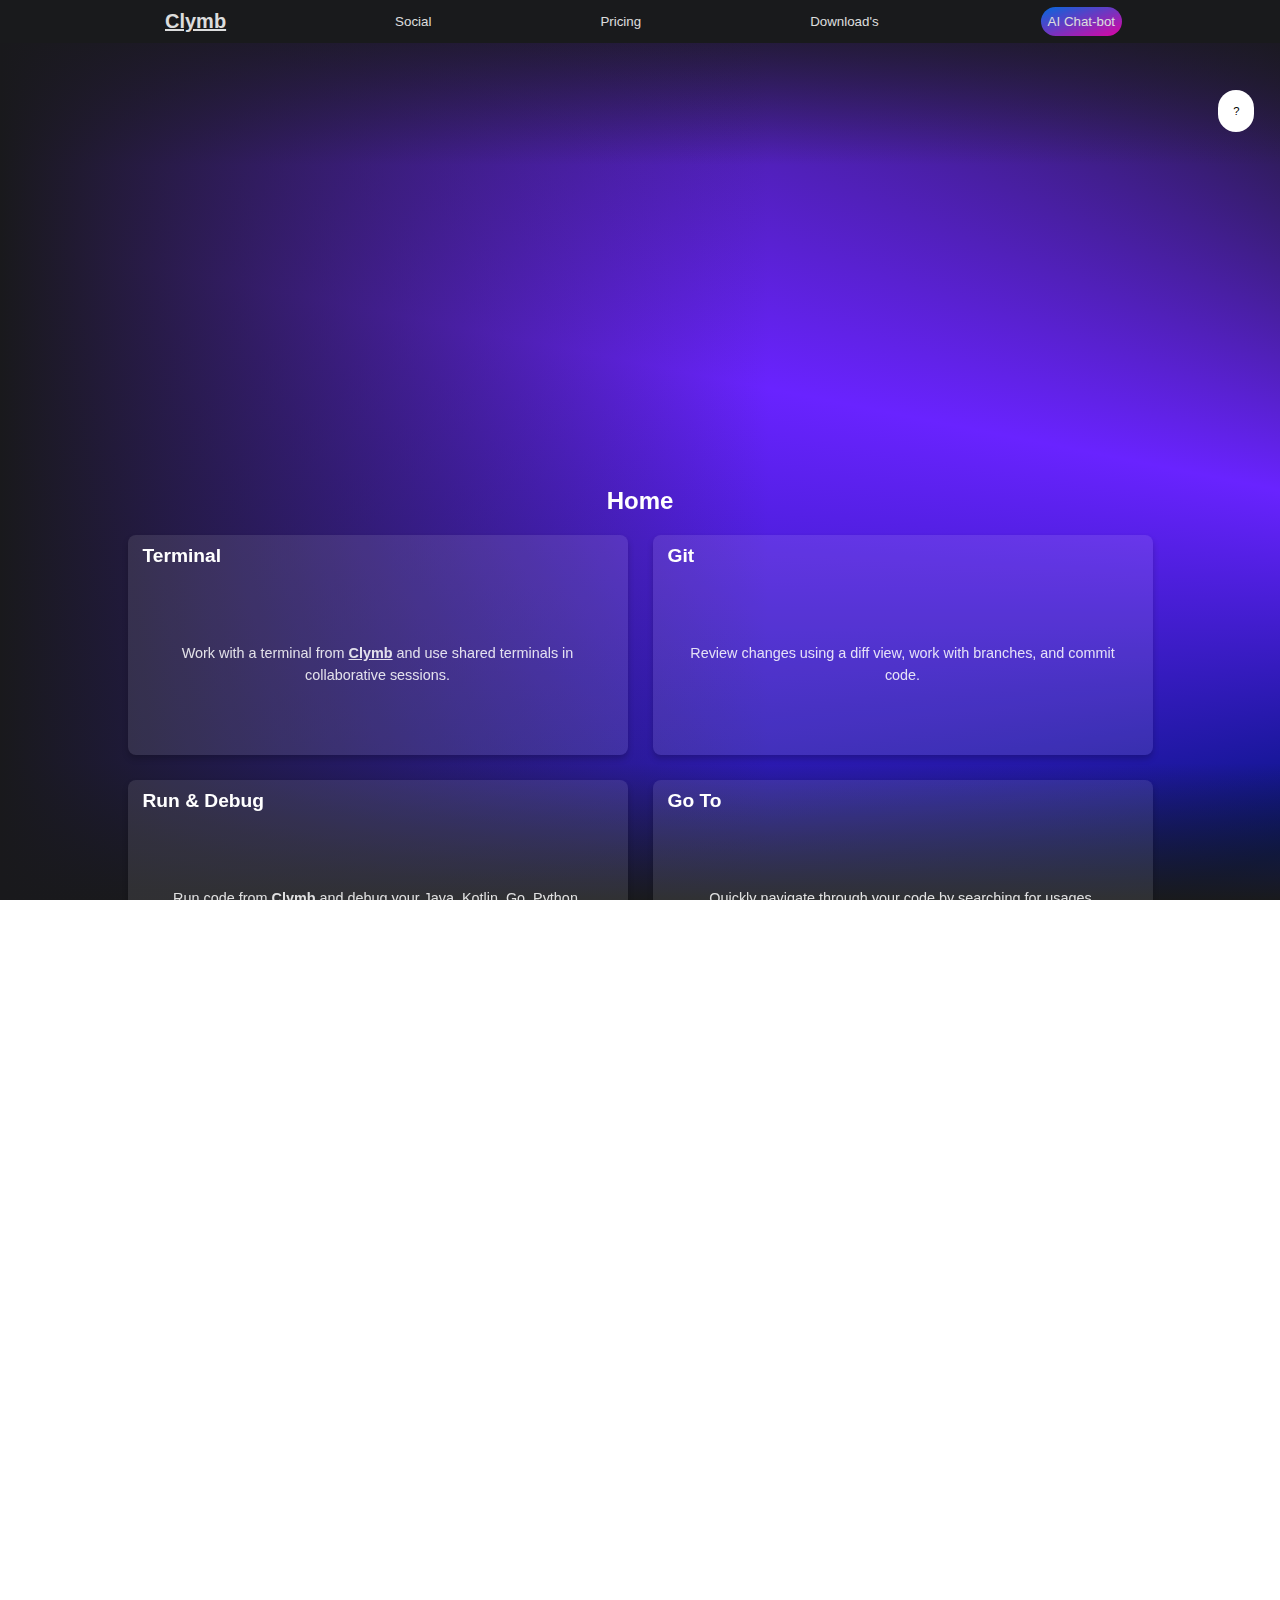
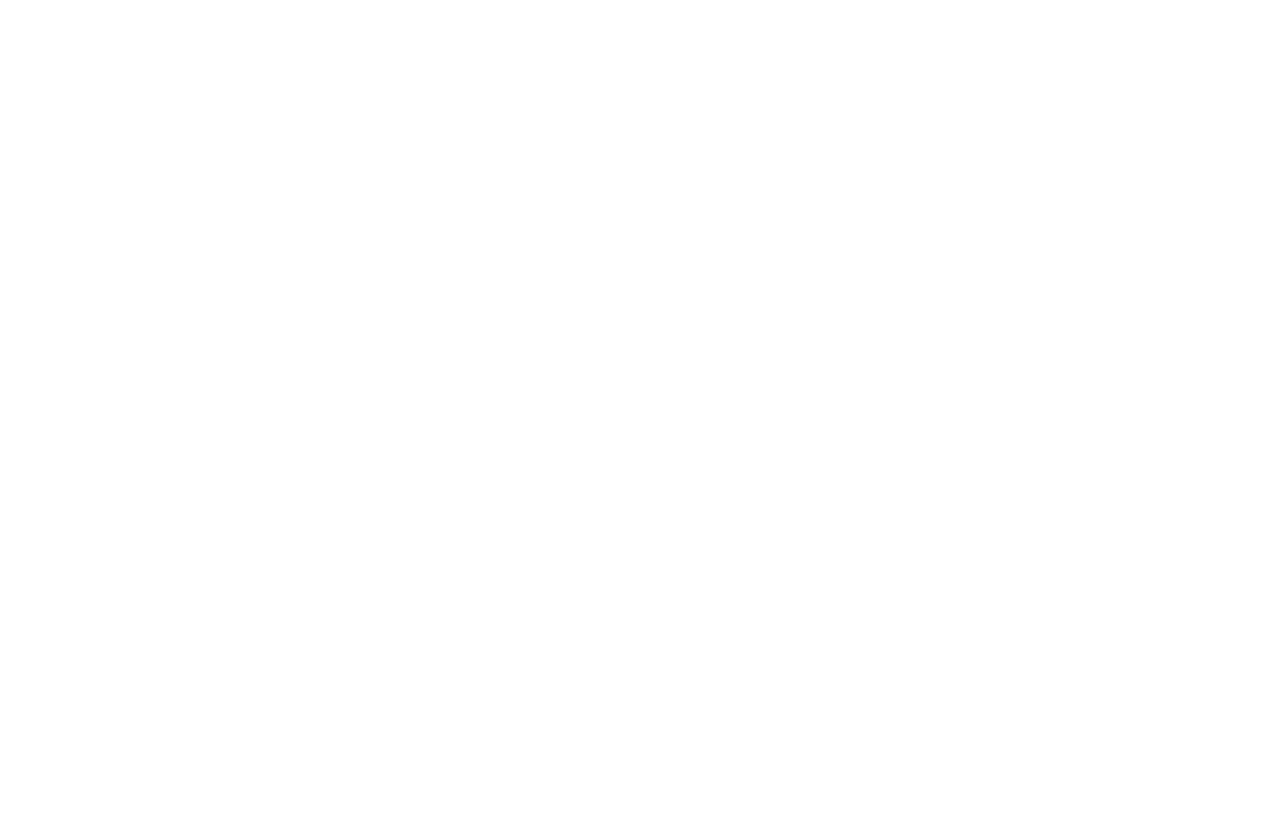
<file: index.html>
<!DOCTYPE html>
<html lang="en">
<head>
    <meta charset="UTF-8">
    <meta name="viewport" content="width=device-width, initial-scale=1.0">
    <title>WebDev Restart | @MahimVyas</title>
    <link rel="stylesheet" href="style.css">
</head>
<body>

    <div class="home-background"></div>

    <header>
        <nav class="main-nav">
            <a class="title-home-link" href="index.html"><h2 class="main-title">Clymb</h2></a>
            <a class="links" href="social.html">Social</a>
            <a class="links" href="pricing.html">Pricing</a>
            <a class="links" href="download.html">Download's</a>
            <a class="chatbot-link" href="chatbot.html">AI Chat-bot</a>
        </nav>
    </header>

    <main>

        <button id="scroll-button" class="scroll-button">^</button>

        <div class="main-slogan-1">
            <h1>Reach New Heights</h1>
            
        </div>
        <div class="main-slogan-2">
            <h1>with <u><b>Clymb</b></u>.</h1>
        </div>
       
        <h2 class="page-title-in-web-page">Home</h2>
        <div class="block-container">
            <div class="block block-1">
                <h3 class="block-title">Terminal</h3>
                <p class="block-content">Work with a terminal from <u><b>Clymb</b></u> and use shared terminals in collaborative sessions.</p>
            </div>
            <div class="block block-2">
                <h3 class="block-title">Git</h3>
                <p class="block-content">Review changes using a diff view, work with branches, and commit code.</p>
            </div>
            <div class="block block-3">
                <h3 class="block-title">Run & Debug</h3>
                <p class="block-content">Run code from <u><b>Clymb</b></u> and debug your Java, Kotlin, Go, Python, and C# projects interactively.</p>
            </div>
            <div class="block block-4">
                <h3 class="block-title">Go To</h3>
                <p class="block-content">Quickly navigate through your code by searching for usages, definitions, files, symbols, and text.</p>
            </div>
            <div class="block block-5">
                <h3 class="block-title">Cross-Platform</h3>
                <p class="block-content">Use <u><b>Clymb</b></u> on macOS, Windows and Linux also on IOS and Android</p>
            </div>
            <div class="block block-6">
                <h3 class="block-title">Plugins</h3>
                <p class="block-content">You can already manage bundled plugins that are available in <u><b>Clymb</b></u>, and soon you'll be able to extend <u><b>Clymb</b></u> with support for additional languages and technologies.</p>
            </div>
            <div class="block block-7">
                <h3 class="block-title">Kotlin Multiplatform</h3>
                <p class="block-content">Kotlin Multiplatform support simplifies the development of cross-platform applications.
                    With <u><b>Clymb</b></u>, you can quickly open and run multiplatform projects targeting Android, iOS, and desktop.</p>
            </div>
            <div class="block block-8">
                <h3 class="block-title">Port Forwarding</h3>
                <p class="block-content"><u><b>Clymb</b></u> natively supports remote
                    development, so you can forward ports from a remote dev environment or a remote machine to test your application directly within the editor.</p>
            </div>
            <div class="block block-9">
                <h3 class="block-title">AI-Powered Assistance</h3>
                <p class="block-content">Enhance your productivity with Al-powered features such as code generation and modification, terminal assistance, and an Al chat tool.</p>
            </div>
        </div>
    </main>

    <div type="button" id="question-box-btn" class="question-box">
        ?
        <div class="options">
            Clymb is a new and fresh Ed-Tech platform by @Mahim Vyas. It is designed to provide maximum value to it's users.<br><br>
            <u>Note: </u><br>We're still working on our final pricing and licensing for Clymb. Clymb will be a commercial product available on a subscription basis similar to that of other Ed-Tech Platform's, with fair pricing that reflects the value it provides.
            <br><br>For any feedback or question's contact: mahimvyas205@gmail.com
        </div>
    </div>

    <footer class="footer">
        <div class="footer-container">
            <div class="main-footer"> <p>&copy; 2024 <u><b>Clymb</b></u>. All rights reserved.</p>
            <br>
            </div>
            <div class="main-footer footer-about-clymb">Clymb is a new and fresh Ed-Tech platform by @Mahim Vyas. It is designed to provide maximum value to it's users.</div>
        </div>
        <hr>
        <div class="footer-all-links">
            <a class="footer-link" href="index.html"><h2 class="main-title">Clymb</h2></a>
            <a class="footer-link" href="social.html">Social</a>
            <a class="footer-link" href="pricing.html">Pricing</a>
            <a class="footer-link" href="download.html">Download's</a>
            <a class="footer-link" href="chatbot.html">Clymb AI</a>
        </div>
    </footer>

    <script src="script.js"></script>
</body>
</html>
</file>
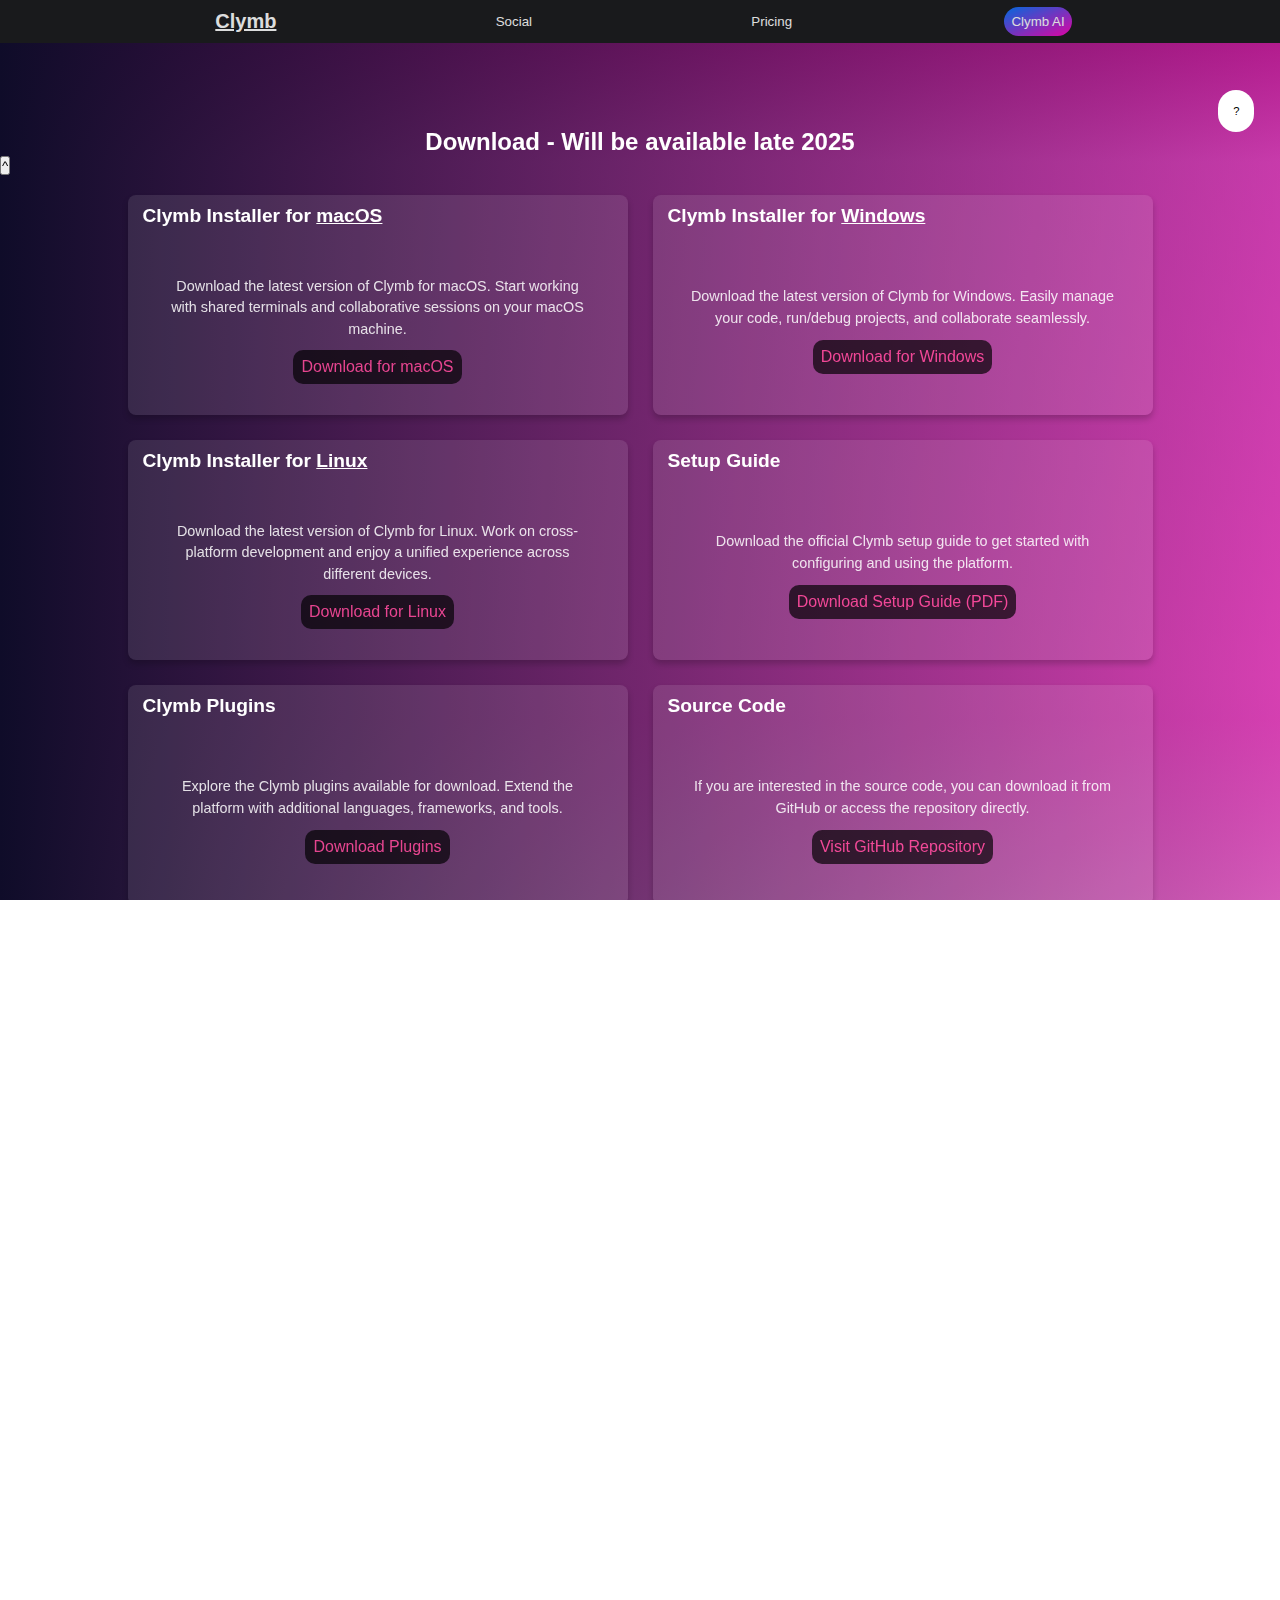
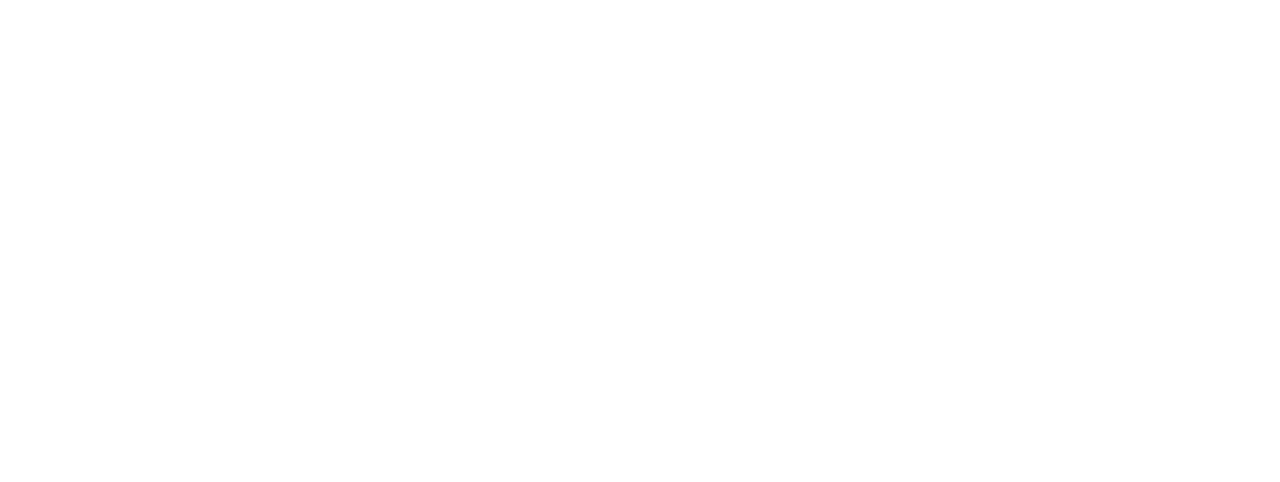
<file: download.html>
<!DOCTYPE html>
<html lang="en">
<head>
    <meta charset="UTF-8">
    <meta name="viewport" content="width=device-width, initial-scale=1.0">
    <title>Download's | @Clymb</title>
    <link rel="stylesheet" href="style.css">

</head>
<body>

    <div class="download-background"></div>

    <header>
        <nav class="main-nav">
            <a class="title-home-link" href="index.html"><h2 class="main-title">Clymb</h2></a>
            <a class="links" href="social.html">Social</a>
            <a class="links" href="pricing.html">Pricing</a>
            <a class="chatbot-link" href="chatbot.html">Clymb AI</a>
        </nav>
    </header>

    <main>
        
        <h2 class="page-title-in-web-page">Download - Will be available late 2025</h2>

        <button id="scroll-button" class="scroll-button">^</button>

        <div class="block-container">
        <div class="block block-1">
            <h3 class="block-title">Clymb Installer for <u>macOS</u></h3>
            <p class="block-content">Download the latest version of Clymb for macOS. Start working with shared terminals and collaborative sessions on your macOS machine.</p>
            <a href="/clymb-installer-macos.dmg" class="download-link">Download for macOS</a>
        </div>
        
        <div class="block block-2">
            <h3 class="block-title">Clymb Installer for <u>Windows</u></h3>
            <p class="block-content">Download the latest version of Clymb for Windows. Easily manage your code, run/debug projects, and collaborate seamlessly.</p>
            <a href="/clymb-installer-windows.exe" class="download-link">Download for Windows</a>
        </div>

        <div class="block block-3">
            <h3 class="block-title">Clymb Installer for <u>Linux</u></h3>
            <p class="block-content">Download the latest version of Clymb for Linux. Work on cross-platform development and enjoy a unified experience across different devices.</p>
            <a href="/clymb-installer-linux.tar.gz" class="download-link">Download for Linux</a>
        </div>

        <div class="block block-4">
            <h3 class="block-title">Setup Guide</h3>
            <p class="block-content">Download the official Clymb setup guide to get started with configuring and using the platform.</p>
            <a href="/clymb-setup-guide.pdf" class="download-link">Download Setup Guide (PDF)</a>
        </div>

        <div class="block block-5">
            <h3 class="block-title">Clymb Plugins</h3>
            <p class="block-content">Explore the Clymb plugins available for download. Extend the platform with additional languages, frameworks, and tools.</p>
            <a href="/clymb-plugins.zip" class="download-link">Download Plugins</a>
        </div>

        <div class="block block-6">
            <h3 class="block-title">Source Code</h3>
            <p class="block-content">If you are interested in the source code, you can download it from GitHub or access the repository directly.</p>
            <a href="https://github.com/clymb/" class="download-link">Visit GitHub Repository</a>
        </div>

        <div class="block block-7">
            <h3 class="block-title">AI-Powered Assistance Setup</h3>
            <p class="block-content">Download the configuration files to set up AI-powered features such as code generation and terminal assistance in Clymb.</p>
            <a href="/clymb/ai-assistance-setup.zip" class="download-link">Download AI Assistance Setup</a>
        </div>

        <div class="block block-8">
            <h3 class="block-title">Example Code Templates</h3>
            <p class="block-content">Download example projects to quickly start coding in your preferred language, with full Clymb integration.</p>
            <a href="/example-projects.zip" class="download-link">Download Example Templates</a>
        </div>
        <div class="block block-9">
            <h3 class="block-title">Projects</h3>
            <p class="block-content">Download my projects to learn, with full Clymb integration.</p>
            <a href="/my-projects.zip" class="download-link">Download Projects</a>
        </div>
        </div>
    </main>

    <div type="button" id="question-box-btn" class="question-box">
        ?
        <div class="options">
            Clymb is a new and fresh Ed-Tech platform by @Mahim Vyas. It is designed to provide maximum value to it's users.<br><br>
            <u>Note: </u><br>We're still working on our final pricing and licensing for Clymb. Clymb will be a commercial product available on a subscription basis similar to that of other Ed-Tech Platform's, with fair pricing that reflects the value it provides.
            <br><br>For any feedback or question's contact: mahimvyas205@gmail.com
        </div>
    </div>

    <footer class="footer">
        <div class="footer-container">
            <div class="main-footer"> <p>&copy; 2024 <u><b>Clymb</b></u>. All rights reserved.</p>
            <br>
            </div>
            <div class="main-footer footer-about-clymb">Clymb is a new and fresh Ed-Tech platform by @Mahim Vyas. It is designed to provide maximum value to it's users.</div>
        </div>
        <hr>
        <div class="footer-all-links">
            <a class="footer-link" href="index.html"><h2 class="main-title">Clymb</h2></a>
            <a class="footer-link" href="social.html">Social</a>
            <a class="footer-link" href="pricing.html">Pricing</a>
            <a class="footer-link" href="download.html">Download's</a>
            <a class="footer-link" href="chatbot.html">Clymb AI</a>
        </div>
    </footer>

    <script src="script.js"></script>
</body>
</html>
</file>
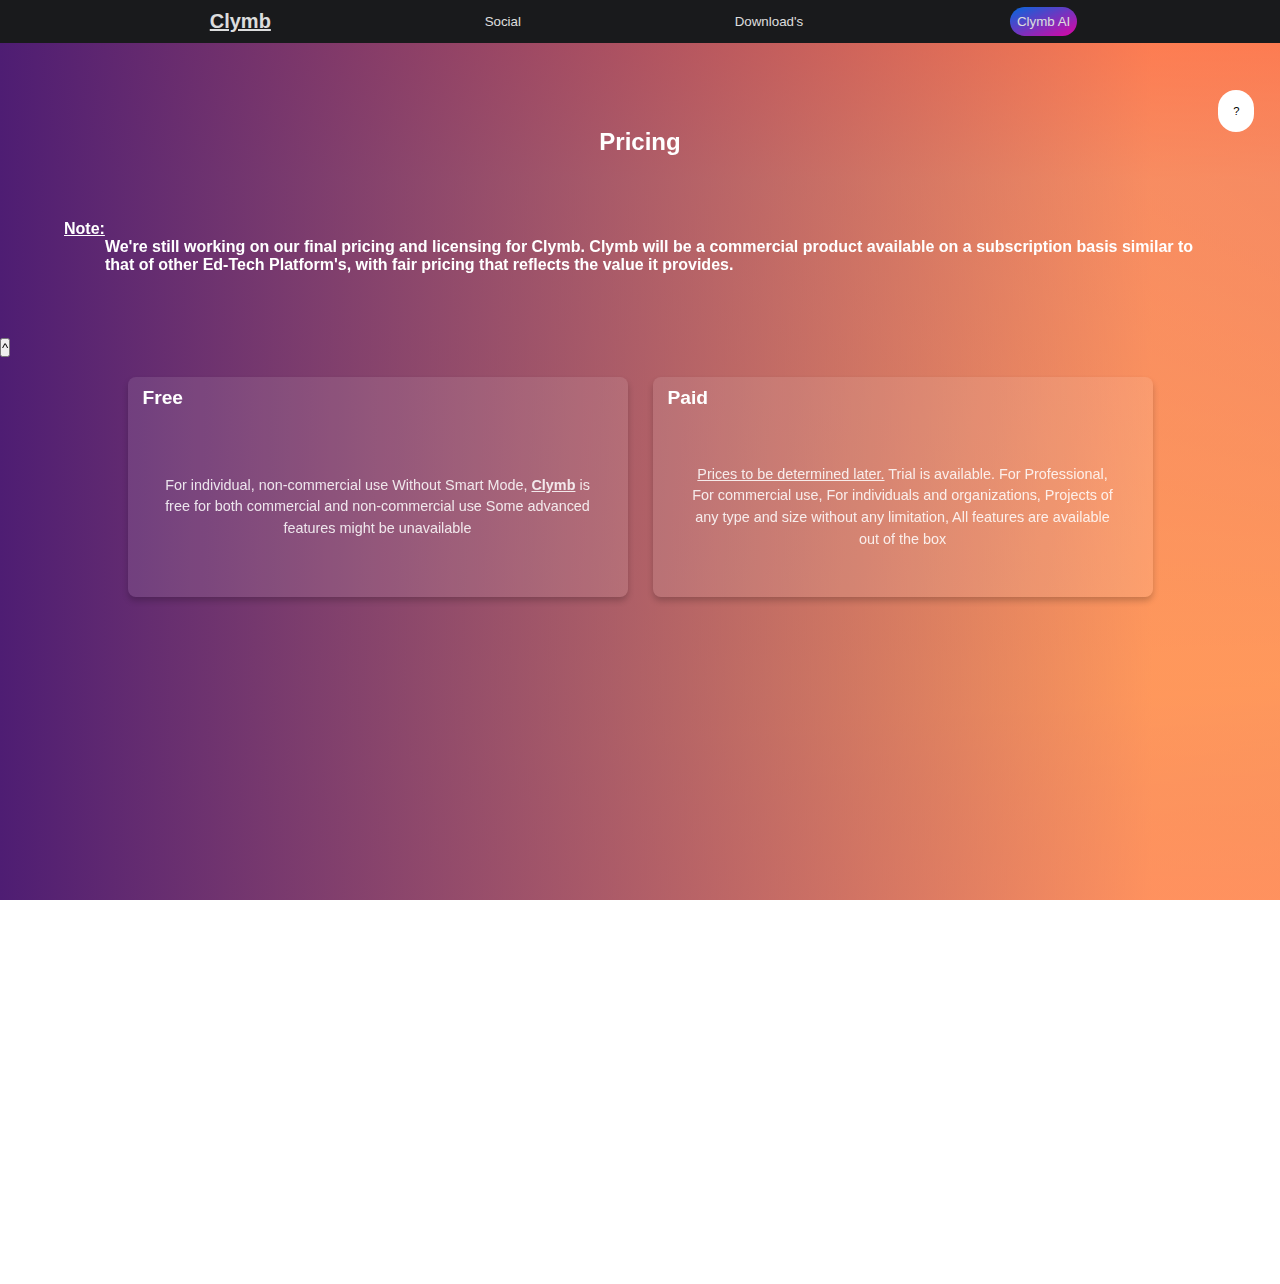
<file: pricing.html>
<!DOCTYPE html>
<html lang="en">
<head>
    <meta charset="UTF-8">
    <meta name="viewport" content="width=device-width, initial-scale=1.0">
    <title>Pricing | @Clymb</title>
    <link rel="stylesheet" href="style.css">

</head>
<body>

    <div class="pricing-background"></div>

    <header>
        <nav class="main-nav">
            <a class="title-home-link" href="index.html"><h2 class="main-title">Clymb</h2></a>
            <a class="links" href="social.html">Social</a>
            <a class="links" href="download.html">Download's</a>
            <a class="chatbot-link" href="chatbot.html">Clymb AI</a>
        </nav>
    </header>

    <main>
        <h2 class="page-title-in-web-page">Pricing</h2>
        <h4 class="pricing-detail"><u>Note: </u><br>We're still working on our final pricing and licensing for Clymb. Clymb will be a commercial product available on a subscription basis similar to that of other Ed-Tech Platform's, with fair pricing that reflects the value it provides.</h4>

        <button id="scroll-button" class="scroll-button">^</button>

        <div class="block-container">
            <div class="block block-1">
                <h3 class="block-title">Free</h3>
                <p class="block-content">
                    For individual, non-commercial use
                    Without Smart Mode, <u><b>Clymb</b></u> is free for both commercial and non-commercial use
                    Some advanced features might be unavailable</p>
            </div>
            <div class="block block-2">
                <h3 class="block-title">Paid</h3>
                <p class="block-content">
                    <u>Prices to be determined later.</u> Trial is available.
                    For Professional,
                    For commercial use,
                    For individuals and organizations,
                    Projects of any type and size without any limitation,
                    All features are available out of the box</p>
            </div>
        </div>
    </main>

    <div type="button" id="question-box-btn" class="question-box">
        ?
        <div class="options">
            Clymb is a new and fresh Ed-Tech platform by @Mahim Vyas. It is designed to provide maximum value to it's users.<br><br>
            <u>Note: </u><br>We're still working on our final pricing and licensing for Clymb. Clymb will be a commercial product available on a subscription basis similar to that of other Ed-Tech Platform's, with fair pricing that reflects the value it provides.
            <br><br>For any feedback or question's contact: mahimvyas205@gmail.com
        </div>
    </div>

    <footer class="footer">
        <div class="footer-container">
            <div class="main-footer"> <p>&copy; 2024 <u><b>Clymb</b></u>. All rights reserved.</p>
            <br>
            </div>
            <div class="main-footer footer-about-clymb">Clymb is a new and fresh Ed-Tech platform by @Mahim Vyas. It is designed to provide maximum value to it's users.</div>
        </div>
        <hr>
        <div class="footer-all-links">
            <a class="footer-link" href="index.html"><h2 class="main-title">Clymb</h2></a>
            <a class="footer-link" href="social.html">Social</a>
            <a class="footer-link" href="pricing.html">Pricing</a>
            <a class="footer-link" href="download.html">Download's</a>
            <a class="footer-link" href="chatbot.html">Clymb AI</a>
        </div>
    </footer>

    <script src="script.js"></script>
</body>
</html>
</file>
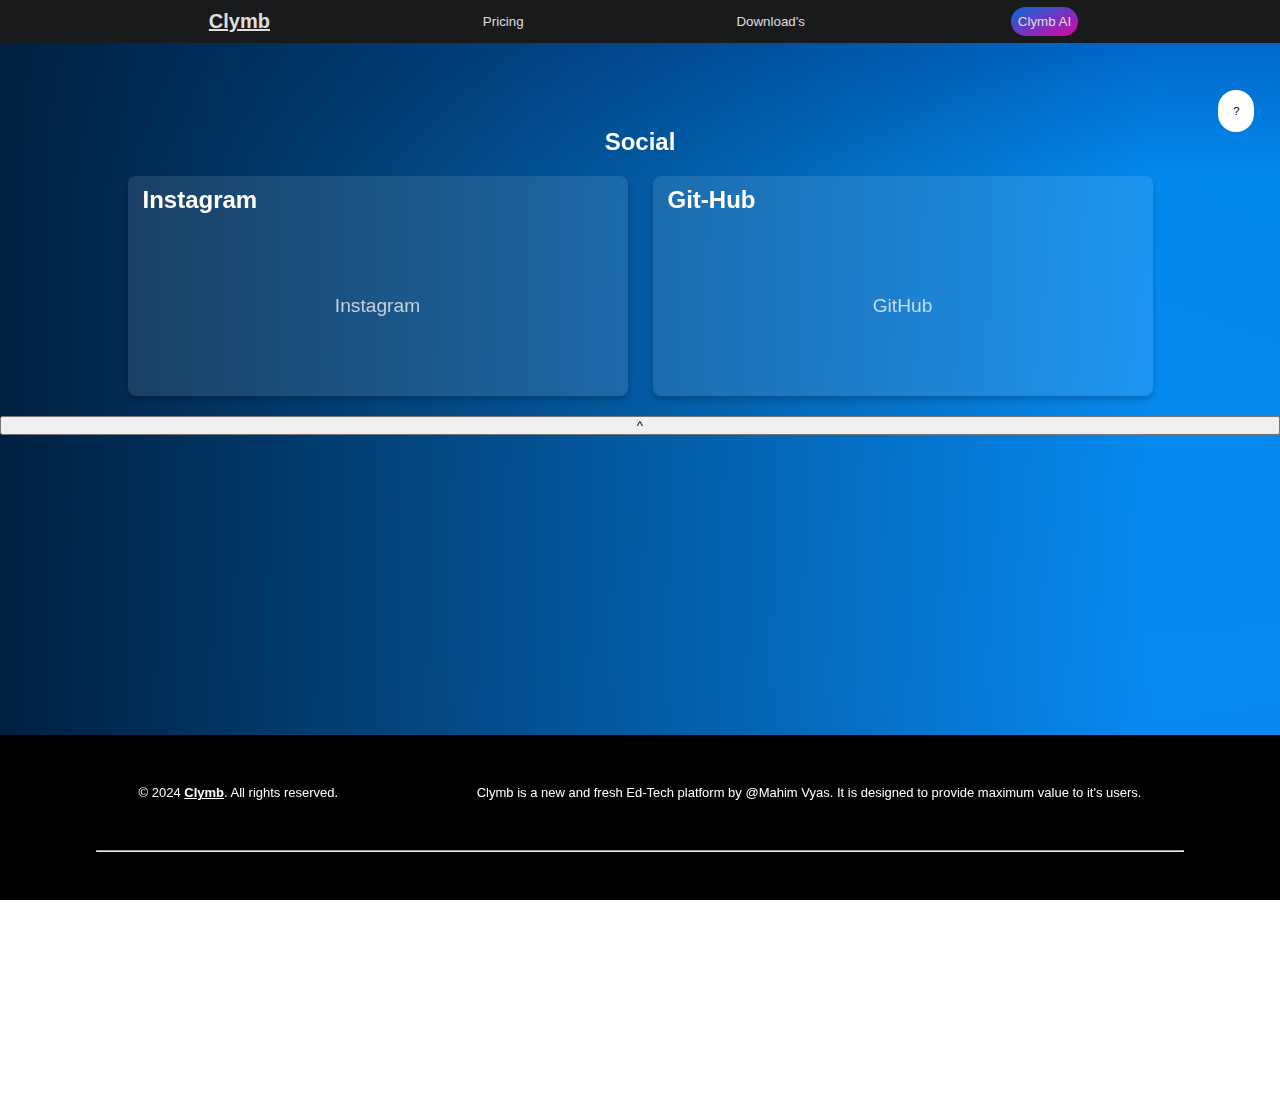
<file: social.html>
<!DOCTYPE html>
<html lang="en">
<head>
    <meta charset="UTF-8">
    <meta name="viewport" content="width=device-width, initial-scale=1.0">
    <title>Social's | @Clymb</title>
    <link rel="stylesheet" href="style.css">

</head>
<body>

    <div class="social-background"></div>

    <header>
        <nav class="main-nav">
            <a class="title-home-link" href="index.html"><h2 class="main-title">Clymb</h2></a>
            <a class="links" href="pricing.html">Pricing</a>
            <a class="links" href="download.html">Download's</a>
            <a class="chatbot-link" href="chatbot.html">Clymb AI</a>
        </nav>
    </header>

    <main>
        <h2 class="page-title-in-web-page">Social</h2>
        <div class="block-container">
            <div class="block block-1">
                <h3 class="social-block-title">Instagram</h3>
                <p class="social-block-content"><a href="https://www.instagram.com/mahimvyas.05?igsh=MXJxbWx5Y3V2bzZ6aA==">Instagram</a></p>
            </div>
            <div class="block block-2">
                <h3 class="social-block-title">Git-Hub</h3>
                <p class="social-block-content"><a href="https://github.com/MahimVyas">GitHub</a></p>
            </div>
        </div>
    </main>

    <button id="scroll-button" class="scroll-button">^</button>

    <div type="button" id="question-box-btn" class="question-box">
        ?
        <div class="options">
            Clymb is a new and fresh Ed-Tech platform by @Mahim Vyas. It is designed to provide maximum value to it's users.<br><br>
            <u>Note: </u><br>We're still working on our final pricing and licensing for Clymb. Clymb will be a commercial product available on a subscription basis similar to that of other Ed-Tech Platform's, with fair pricing that reflects the value it provides.
            <br><br>For any feedback or question's contact: mahimvyas205@gmail.com
        </div>
    </div>

    <footer class="footer">
        <div class="footer-container">
            <div class="main-footer"> <p>&copy; 2024 <u><b>Clymb</b></u>. All rights reserved.</p>
            <br>
            </div>
            <div class="main-footer footer-about-clymb">Clymb is a new and fresh Ed-Tech platform by @Mahim Vyas. It is designed to provide maximum value to it's users.</div>
        </div>
        <hr>
        <div class="footer-all-links">
            <a class="footer-link" href="index.html"><h2 class="main-title">Clymb</h2></a>
            <a class="footer-link" href="social.html">Social</a>
            <a class="footer-link" href="pricing.html">Pricing</a>
            <a class="footer-link" href="download.html">Download's</a>
            <a class="footer-link" href="chatbot.html">Clymb AI</a>
        </div>
    </footer>

    <script src="script.js"></script>
</body>
</html>
</file>
<file: style.css>
* {
    margin: 0;
    padding: 0;
    box-sizing: border-box;
}

html, body {
    height: 100%;
    margin: 0;
    font-family: Arial, Helvetica, sans-serif;
    color: white;
    /* animation: start-ani  1 ease-in-out 1; */
    display: flex;
    flex-direction: column;
    overflow: auto;
}

.social-background {
    position: fixed;
    top: 0;
    left: 0;
    width: 100%;
    height: 100%;
    z-index: -1;
    background-color: black;
    background: 
    linear-gradient(90deg, #001f3f, rgba(0, 123, 255, 0.5) 30%),
    linear-gradient(180deg, #004080, rgba(0, 191, 255, 0.3) 20%),
    linear-gradient(1turn, #1a4f8b, #1c7ed6 0, rgba(0, 191, 255, 0.2) 25%),
    conic-gradient(from 140deg at 50% 65%, 
        #004080 -50deg, 
        #1a4f8b 60deg, 
        #1c7ed6 120deg, 
        #0077b6 180deg, 
        #1c7ed6 270deg, 
        #001f3f 360deg);
        background-size: 300%;
        background-attachment: fixed;
    animation: gradient-animation 2s ease-in-out 1;
}

.pricing-background {
    position: fixed;
    top: 0;
    left: 0;
    width: 100%;
    height: 100%;
    z-index: -1;
    background-color: black;
    background: 
    linear-gradient(90deg, #4e1d73, rgba(255, 153, 102, 0.5) 30%),
    linear-gradient(180deg, #ff5733, rgba(255, 179, 71, 0.4) 20%),
    linear-gradient(1turn, #ff8d47, #ff6f61 0, rgba(255, 102, 153, 0.2) 25%),
    conic-gradient(from 145deg at 50% 70%, 
        #ff9f87 -60deg, 
        #4e1d73 40deg, 
        #ff8d47 120deg, 
        #cc3a70 180deg, 
        #ff5733 240deg, 
        #4e1d73 300deg);
        background-size: 300%;
        background-attachment: fixed;
        animation: gradient-animation 2s ease-in-out 1;
}

.download-background {
    position: fixed;
    top: 0;
    left: 0;
    width: 100%;
    height: 100%;
    z-index: -1;
    background-color: black;
    background: 
    linear-gradient(90deg, #0f0c29, rgba(255, 0, 153, 0.6) 25%),
    linear-gradient(180deg, #302b63, rgba(0, 255, 255, 0.4) 18%),
    linear-gradient(1turn, #ffa69e, #f8cdda 0, rgba(255, 0, 153, 0.2) 20%),
    conic-gradient(from 150deg at 50% 75%, 
        #8e44ad -80deg, 
        #0f0c29 60deg, 
        #ff79c6 120deg, 
        #302b63 180deg, 
        #f8cdda 270deg, 
        #8e44ad 360deg);
        background-size: 400%;
        background-attachment: fixed;
        animation: gradient-animation 2s ease-in-out 1;
}

.chatbot-background {
    position: fixed;
    top: 0;
    left: 0;
    width: 100%;
    height: 100%;
    z-index: -1;
    background-color: black;
    background: 
    linear-gradient(90deg, #19191c, rgba(25, 25, 28, 0) 20.03%),
    linear-gradient(180deg, #19191c, rgba(25, 25, 28, 0) 18.35%),
    linear-gradient(1turn, #191a1c, #191a1c 0, rgba(25, 25, 28, 0) 15.21%),
    conic-gradient(from 130.75deg at 50% 68.54%, 
        #9c3cf7 -75.84deg, 
        #19191c 49.36deg, 
        #191922 49.59deg, 
        #19191c 64.6deg, 
        #19191c 75.26deg, 
        #1e1ae8 101.25deg, 
        #00137c 118.94deg, 
        #6923ff 150.47deg, 
        #19191c 185.02deg, 
        #1d1aba 214.82deg, 
        #253647 226.37deg, 
        #19191c 262.5deg, 
        #9c3cf7 284.16deg, 
        #19191c 409.36deg);
background-size: 300%;
background-attachment: fixed;
animation: gradient-animation 2s ease-in-out 1;
}

.home-background {
    position: fixed;
    top: 0;
    left: 0;
    width: 100%;
    height: 100%;
    z-index: -1;
    background-color: black;
    background: 
        linear-gradient(90deg, #19191c, rgba(25, 25, 28, 0) 20.03%),
        linear-gradient(180deg, #19191c, rgba(25, 25, 28, 0) 18.35%),
        linear-gradient(1turn, #191a1c, #191a1c 0, rgba(25, 25, 28, 0) 15.21%),
        conic-gradient(from 130.75deg at 50% 68.54%, 
            #9c3cf7 -75.84deg, 
            #19191c 49.36deg, 
            #191922 49.59deg, 
            #19191c 64.6deg, 
            #19191c 75.26deg, 
            #1e1ae8 101.25deg, 
            #00137c 118.94deg, 
            #6923ff 150.47deg, 
            #19191c 185.02deg, 
            #1d1aba 214.82deg, 
            #253647 226.37deg, 
            #19191c 262.5deg, 
            #9c3cf7 284.16deg, 
            #19191c 409.36deg);
    background-size: 300%;
    background-attachment: fixed;
    animation: gradient-animation 2s ease-in-out 1;
    /* filter: blur(50px);          This don't work for me, it create a white halo with the background's border.*/  
}

.main-nav {
    position: fixed;
    width: 100%;
    display: flex;
    align-items: center;
    justify-content: space-evenly;
    padding: 3px;
    font-size: smaller;
    z-index: 10;
    top: 0;
    background-color: #191a1c;
}

.page-title-in-web-page {
    display: flex;
    align-items: center;
    justify-content: center;
    width: 100%;
    margin-top: 10%;
    /* animation: start-ani 0.5s ease-in-out; */
}

.main-title {
    font-weight: 600;
}

.title-home-link {
    font-weight: 600;
    text-decoration: underline;
    transition: all 0.1s ease-in-out;
}

.title-home-link:hover {
    color: #aa82f8;
    text-decoration: underline;
}

.links, a {
    text-decoration: none;
    color: white;
    font-weight: 200;
    opacity: 0.85;
    gap: 10px;
    padding: 7px;
    border-radius: 20px;
    transition: all 0.1s ease-in-out;
}

.links:hover {
    background-color: #6923ff;

}

.block-container {
    display: flex;
    flex-wrap: wrap;
    gap: 25px;
    max-width: 90%;
    margin: 20px auto;
    justify-content: center;
    animation: start-ani-home-page 1s ease-in-out 1;
}

.alert-block-container {
    display: flex;
    flex-wrap: wrap;
    gap: 30px;
    max-width: 80%;
    margin: 20px auto;
    justify-content: center;
}

@keyframes start-ani-home-page {
    0%{
        transform: scale(0.7);
        opacity: 0.5;
        filter: blur(20px);
        .block:hover{
            background-color: rgba(255,255,255, 0.1);
        }
    }
    50% {
        filter: blur(0px);
    }
    100%{
        transform: scale(1);
        opacity: 1;
    }
}

.block {
    background-color: rgba(255,255,255, 0.1);
    height: 220px;
    width: 500px;
    display: flex;
    flex-direction: column;
    align-items: center;
    justify-content: center;
    border-radius: 8px;
    border: transparent;
    border-color: grey;
    box-shadow: 0 4px 6px rgba(0, 0, 0, 0.2);
    text-align: center;
    padding: 25px;
    position: relative;
    transition: all 0.15s ease-in-out;
    cursor: pointer;
}

.alert-block {
    background-color: transparent;
    height: fit-content;
    width: 60%;
    display: flex;
    flex-direction: column;
    align-items: center;
    justify-content: center;
    border-radius: 8px;
    box-shadow: 0 4px 6px rgba(0, 0, 0, 0.2);
    text-align: center;
    padding: 25px;
    position: relative;
    font-size: smaller;
    border-color: orange;
    border-width: 1px;
    animation: blink 2s ease-in-out;
    cursor: pointer;
    position: fixed;
    bottom: 45%;
    backdrop-filter: blur(20px);
}

.block:hover {
    transform: scale(1.05);
    box-shadow: 15px 10px 25px rgb(0, 0, 0);
    background-color: #191a1c;
    border: solid;
    border-color: whitesmoke;
    border-width: 2px;
    animation: blink 1.5s ease-in-out 3;
    cursor: pointer;
}

.block-title {
    position: absolute;
    top: 10px; 
    left: 15px;
    font-size: 1.2rem;
    font-weight: bold;
    text-align: left;
}

.alert-block-title {
    color: rgba(255, 81, 0, 0.847);
    position: absolute;
    top: 10px; 
    left: 15px;
    font-size: 1.2rem;
    font-weight: bold;
    text-align: left;
    margin: auto;
}

.block-content {
    font-size: 0.9rem;
    opacity: 0.85;
    padding: 10px;
    text-align: center;
    margin-top: 40px;
    line-height: 1.5;
}

main {
    flex-grow: 1;
}

@keyframes start-ani {
    0% {
        transform:scale(2);
        opacity: 0;
    }
    65%{
        transform:scale(0.9);
        opacity: 1;
    }
    100% {
        transform:scale(1);
        opacity: 1;
    }
}

.social-block-title {
    position: absolute;
    top: 10px; 
    left: 15px;
    font-size: 1.5rem;
    font-weight: bold;
    text-align: left;
}

.social-block-content {
    font-size: 1.2rem;
    opacity: 0.85;
    text-align: center;
    margin-top: 40px;
    line-height: 1.5;
}

.pricing-detail {
    display: flex;
    justify-content: center;
    width: 100%;
    padding: 5%;
}

@keyframes typing {
    0% {
        width: 0;
        opacity: 0;
        border-right: 2px solid #fff;
    }
    20% {
        opacity: 1;
    }
    95%{
        border-right: 2px solid #fff;
    }
    100% {
        width: 100%;
        opacity: 1;
        border-right: 2px solid transparent;
    }
}

@keyframes blink {
    50% {
        border-color: transparent;
    }
}

.main-slogan-1 {
    margin-top: 15%;
    margin-left: 15%;
    font-size: 2rem;
    font-weight: 600;
    opacity: 0;
    max-width: max-content;
    justify-content: center;
    align-items: center;
    overflow: hidden;
    white-space: nowrap;
    border-right: 2px solid #fff;
    animation: typing 4s steps(50) 1s forwards, blink 0.75s step-end 10;
    animation-delay: 0.2s;
}

.main-slogan-2 {
    margin-left: 15%;
    font-size: 2rem;
    font-weight: 600;
    opacity: 0;
    max-width: max-content;
    justify-content: center;
    align-items: center;
    overflow: hidden;
    white-space: nowrap;
    border-right: 2px solid #fff;
    animation: typing 4s steps(45) 1s forwards, blink 0.75s step-end 10;
    animation-delay: 2s;
}

@keyframes gradient-animation {

    0% {
        transform: rotate(0deg);
        transform: scale(3);
    }
    100% {
        transform: rotate(360deg);
        transform: scale(1);
    }
}

.footer-container {
    display: flex;
    justify-content: space-evenly;
    align-items: center;
    margin-top: 25px;
    margin-bottom: 25px;
    background-color: black;
    bottom: 0;
    position: relative;
}

.main-footer {
    display: flex;
    justify-self: space-evenly;
    align-self: center;
    margin-top: 25px;
    margin-bottom: 25px;
    background-color: black;
    bottom: 0;
    font-size: small;
    position: relative;
}

.footer-about-clymb {
    font-size: small;
}

.chatbot-link {
    background: linear-gradient(to right bottom, #0077ff, #ff00bb);
    border: none;
}

.chatbot-link:hover {
    transform: scale(1.1);
    border: solid;
    border-color: white;
    border-width: 2px;
    animation: border-blink 2s ease-in-out infinite;
}

@keyframes border-blink {
    0% {
        border-color: #fff;
    }
    25% {
        border-color: rgb(0, 195, 255);
    }
    50% {
        border-color: #fff;
    }
    75% {
        border-color: rgb(255, 0, 72);
    }
    100% {
        border-color: #fff;
    }
}

@keyframes button-animation {
    0% {
        transform: rotateZ(0);
    }
    100% {
        transform: rotateZ(360);
    }
}
.continue-btn {
    margin-top: 30px;
    display:block;
    justify-items: center;
    align-items: center;
    width: 20%;
    padding: 10px;
    background: white;
    color: black;
    border: transparent;
    border-radius: 15px;
    border-width: 3px;
    z-index: 20;
    transition: all 0.3s ease-in-out;
    /* position: fixed; */
    /* bottom: 50%; */
    /* margin-left: 40%; */
}

.continue-btn:hover {
    background: rgb(255, 0, 111);
    color: white;
    border: solid;
    border-width: 3px;
    transform: scale(1.2);
    animation: blink 1s ease-in-out infinite;
}

.continue-btn:active {
    background-image: radial-gradient( circle 815px at 23.4% -21.8%,  rgba(9,29,85,1) 0.2%, rgba(0,0,0,1) 100.2% );
    transform: scale(0.8);
    animation: blink 1.2s ease-in-out infinite;
}

.chatbot-textbox {
    display: none;
}

.chatbot-textbox {
    position: fixed;
    left: 50%;
    bottom: 0px;
    transform: translate(-50%, -50%);
    display: flex;
    align-items: center;
    justify-content: center;
    z-index: 5;
}

#text-box {
    display: none;
    margin-top: 20px;
    text-align: center;
}

.message-box {
    border-radius: 15px;
    height: 600px;
    width: 50%;
    display: flex;
    align-self: center;
    justify-self: center;
    background-color: rgba(0,0,0, 0.3);
    backdrop-filter: blur(20px);
    color: white;
    z-index: 100;
    animation: chatbot-animation 1.8s ease-in-out 1;
}

.container {
    display: flex;
    flex-wrap: wrap;
    justify-content: space-between;
}

@media (max-width: 1020px) {
    .page-title-in-web-page {
        margin-top: 35%;
    }

    .main-slogan-1,.main-slogan-2 {
        margin-top: 25%;
        margin-left: 15%;
        font-size: larger;
    }
    .main-slogan-2 {
        margin-top: 0;
    }

    .main-nav {
        position: relative;
        display: flex;
        font-size: smaller;
    }
    .block,.block-content {
        font-size: small;
        margin-top: auto;
        align-items: center;
        justify-content: center;
    }
    .text-input {
        height: 2rem;
        width: 100px;
        border: none;
        color: rgba(255,255,255,0.8);
        border-top-left-radius: 7px;
        border-bottom-left-radius: 7px;
        margin-right: -6px;
        background-color: transparent;
        max-width: 70%;
    }
    .chatbot-textbox {
        border: solid;
        display: flex;
        color: rgba(255,255,255,0.8);
        border-width: 2px;
        border-radius: 10px;
        padding: 0px;
        background-color: rgba(0,0,0, 0.2);
        backdrop-filter: blur(15px);
        align-self: center;
        justify-self: center;
        max-width: 70%;
    }
    .message-box {
        width: 90%;
    }
    .continue-btn {
        width: 50%;
    }
    .alert-block-container {
        height: 100%;
    }
}

@media (max-width: 520px) {
    body {
        font-size: 14px;
    }

    .page-title-in-web-page {
        margin-top: 35%;
    }
    
    .page-title-in-web-page {
        margin-top: 35%;
    }

    .main-slogan-1,.main-slogan-2 {
        margin-top: 25%;
        margin-left: 15%;
        font-size: smaller;
    }
    .main-slogan-2 {
        margin-top: 0;
    }
    .block ,.block-content{
        font-size:small;
        margin-top: auto;
        align-items: center;
        justify-content: center;
    }
    .text-input {
        height: 2rem;
        width: 100px;
        border: none;
        color: rgba(255,255,255,0.8);
        border-top-left-radius: 7px;
        border-bottom-left-radius: 7px;
        margin-right: -6px;
        background-color: transparent;
        max-width: 70%;
    }
    .chatbot-textbox {
        border: solid;
        display: flex;
        color: rgba(255,255,255,0.8);
        border-width: 2px;
        border-radius: 10px;
        padding: 0px;
        background-color: rgba(0,0,0, 0.2);
        backdrop-filter: blur(15px);
        align-self: center;
        justify-self: center;
        max-width: 70%;
    }
    .message-box {
        width: 90%;
    }
    .continue-btn {
        width: 50%;
    }
    .alert-block-container {
        height: 100%;
    }
}

.text-input {
    height: 2rem;
    width: 600px;
    border: none;
    color: rgba(255,255,255,0.8);
    border-top-left-radius: 7px;
    border-bottom-left-radius: 7px;
    margin-right: -6px;
    background-color: transparent;
}

.text-input:hover {
    border: none;
    color: white;
    background-color: rgba(255, 255, 255, 0.2);
}

.text-input::placeholder {
    color: white;
}

.text-send-button {
    height: 2rem;
    padding: 10px;
    margin-left: 0;
    border: none;
    color: white;
    border-top-left-radius: 0px;
    border-top-right-radius: 7px;
    border-bottom-left-radius: 0px;
    border-bottom-right-radius: 7px;
    background-color: transparent;
}

.text-send-button:hover {
    background-color: rgb(255, 0, 111);
    border-top-left-radius: 0px;
    border-top-right-radius: 7px;
    border-bottom-left-radius: 0px;
    border-bottom-right-radius: 7px;
}

.text-send-button:active {
    transform: scale(0.9);
}

.chatbot-textbox {
    border: solid;
    display: flex;
    color: rgba(255,255,255,0.8);
    border-width: 2px;
    border-radius: 10px;
    padding: 0px;
    background-color: transparent;
    align-self: center;
    justify-self: center;
    backdrop-filter: blur(15px);
}

.footer {
    background-color: black;
    margin-top: 300px;
    position: relative;
    bottom: 0;
}

.footer hr {
    width: 85%;
    justify-self: center;
    align-self: center;
}

.footer-all-links {
    margin-top: 100px;
    margin-bottom: 100px;
    display:flex;
    gap: 5%;
    align-items: center;
    justify-self: center;
}

.footer-link:hover {
    text-decoration: underline;
}

@keyframes chatbot-animation {
    0% {
        background-color: transparent;
        transform: scale(0);
        opacity: 0;
        backdrop-filter: blur(20px);
    }
    100% {
        transform: scale(1);
        opacity: 1;
        backdrop-filter: blur(20px);
    }
}

.download-link {
    /* color: #0022ff; */
    color: #ff4898;
    background-color: rgba(0, 0, 0, 0.8);
    padding: 8px;
    border-radius: 10px;
}

.download-link:hover {
    color: #0077ff;
    background-color: rgba(255, 255, 255, 0.95);
    text-decoration: underline;
}

.question-box {
    position: fixed;
    top: 10%;
    right: 2%;
    padding: 15px;
    border-radius: 50px;
    background-color: white;
    color: black;
    border-style: hidden;
    cursor: pointer;
    font-size: 0.7rem;
    transition: transform 0.4s ease-in-out;
    z-index: 100;
}

.question-box:hover {
    transform: scale(1.3);
    background-color: rgb(255, 0, 111);
    color: white;
    /* text-replace: ; */
}

.options {
    display: none;
    position: absolute;
    top: 0px;
    right: 40px;
    background-color: rgba(255,255,255,0.1);
    backdrop-filter: blur(25px);
    color: whitesmoke;
    padding: 10px;
    border-radius: 8px;
    box-shadow: 0 4px 6px rgba(0, 0, 0, 0.6);
    width: 300px;
    height: 300px;
}

.question-box:hover .options {
    display: block;
}


.options ul {
    list-style-type: none;
    padding: 0;
    margin: 0;
}

.options li {
    margin: 5px 0;
}

.options a {
    text-decoration: none;
    color: black;
    font-size: 14px;
    padding: 5px;
    transition: background-color 0.3s;
}

.options a:hover {
    background-color: #ddd;
}

.go-to-top-btn {
    border-style: outset;
    position: fixed;
    bottom: 10%;
    right: 2%;
    background-color: rgba(0, 0, 0, 0.2);
    color: white;
    border-style: solid;
    border-radius: 30px;
    border-color: white;
    padding-left: 10px;
    padding-right: 10px;
    padding-top: 5px;
    z-index: 50;
    transition: all 0.1s ease-in-out;
}

.go-to-top-btn:hover {
    content: 'Scroll to Top';
    scale: 1.2;
    background-color: rgb(255, 0, 111);
}

.go-to-top-btn:active {
    scale: 0.9;
}
</file>
